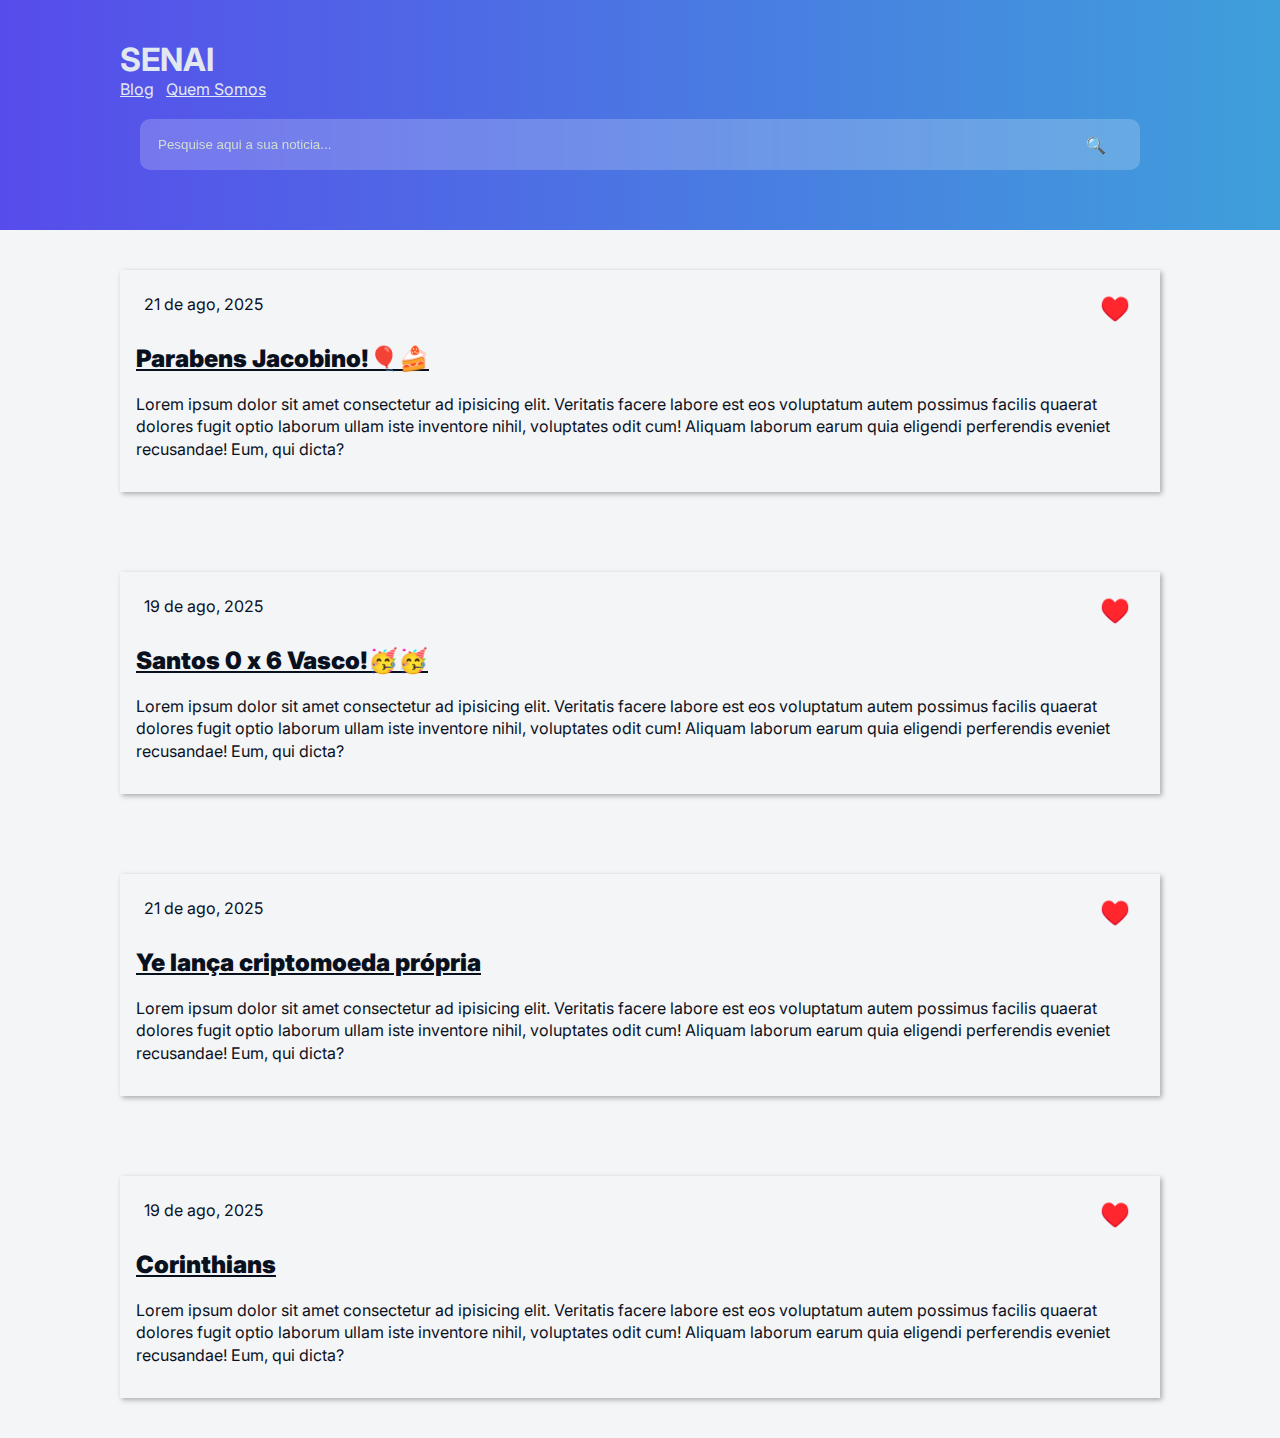
<file: index.html>
<!DOCTYPE html>
<html lang="pt-br">
<head>
    <meta charset="UTF-8">
    <meta name="viewport" content="width=device-width, initial-scale=1.0">
    <title>Blog Senai</title>
    <link rel="stylesheet" href="style.css">
    <link rel="preconnect" href="https://fonts.googleapis.com">
<link rel="preconnect" href="https://fonts.gstatic.com" crossorigin>
<link href="https://fonts.googleapis.com/css2?family=Inter:ital,opsz,wght@0,14..32,100..900;1,14..32,100..900&family=Roboto:ital,wght@0,100..900;1,100..900&display=swap" rel="stylesheet">
</head>
<body> 
    <header>
        <div class="header-content"></div>
        <h1>SENAI</h1>
        <nav>
            <ul>
                <li><a href="#">Blog</a></li>
                <li><a href="#">Quem Somos</a></li>
            </ul>
        </nav>
    </div>
        <div class="search-bar">
            <input type="text" placeholder="Pesquise aqui a sua noticia...">
            <span class="search-icon">🔍</span>
        </div>
    </header>
    <main>
    <section class="articles">
        <article class="article-card">
            <div class="article-header">
                <span class="date">21 de ago, 2025</span>
                <button class="likebutton">♥️</button>
            </div>
            <a href="noticias.html">
                <h2 class="article-title">Parabens Jacobino!🎈🍰</h2>
            </a>
            <p class="article-content">Lorem ipsum dolor sit amet consectetur ad
                ipisicing elit. Veritatis facere labore est eos voluptatum autem possimus facilis quaerat dolores fugit optio laborum ullam iste inventore nihil, 
                voluptates odit cum! Aliquam laborum earum quia eligendi perferendis eveniet recusandae! Eum, qui dicta?</p>
        </article>
    </section>
    </main>
    <main>
        <section class="articles">
            <article class="article-card">
                <div class="article-header">
                    <span class="date">19 de ago, 2025</span>
                    <button class="likebutton">♥️</button>
                </div>
                <a href="noticias.html">
                    <h2 class="article-title">Santos 0 x 6 Vasco!🥳🥳</h2>
                </a>
                <p class="article-content">Lorem ipsum dolor sit amet consectetur ad
                    ipisicing elit. Veritatis facere labore est eos voluptatum autem possimus facilis quaerat dolores fugit optio laborum ullam iste inventore nihil, 
                    voluptates odit cum! Aliquam laborum earum quia eligendi perferendis eveniet recusandae! Eum, qui dicta?</p>
            </article>
        </section>
        </main>
        <main>
            <section class="articles">
                <article class="article-card">
                    <div class="article-header">
                        <span class="date">21 de ago, 2025</span>
                        <button class="likebutton">♥️</button>
                    </div>
                    <a href="noticias2.html">
                        <h2 class="article-title">Ye lança criptomoeda própria</h2>
                    </a>
                    <p class="article-content">Lorem ipsum dolor sit amet consectetur ad
                        ipisicing elit. Veritatis facere labore est eos voluptatum autem possimus facilis quaerat dolores fugit optio laborum ullam iste inventore nihil, 
                        voluptates odit cum! Aliquam laborum earum quia eligendi perferendis eveniet recusandae! Eum, qui dicta?</p>
                </article>
            </section>
            </main>
            <main>
                <section class="articles">
                    <article class="article-card">
                        <div class="article-header">
                            <span class="date">19 de ago, 2025</span>
                            <button class="likebutton">♥️</button>
                        </div>
                        <a href="noticias.html">
                            <h2 class="article-title">Corinthians</h2>
                        </a>
                        <p class="article-content">Lorem ipsum dolor sit amet consectetur ad
                            ipisicing elit. Veritatis facere labore est eos voluptatum autem possimus facilis quaerat dolores fugit optio laborum ullam iste inventore nihil, 
                            voluptates odit cum! Aliquam laborum earum quia eligendi perferendis eveniet recusandae! Eum, qui dicta?</p>
                    </article>
                </section>
                </main>
</body>
</html>
</file>
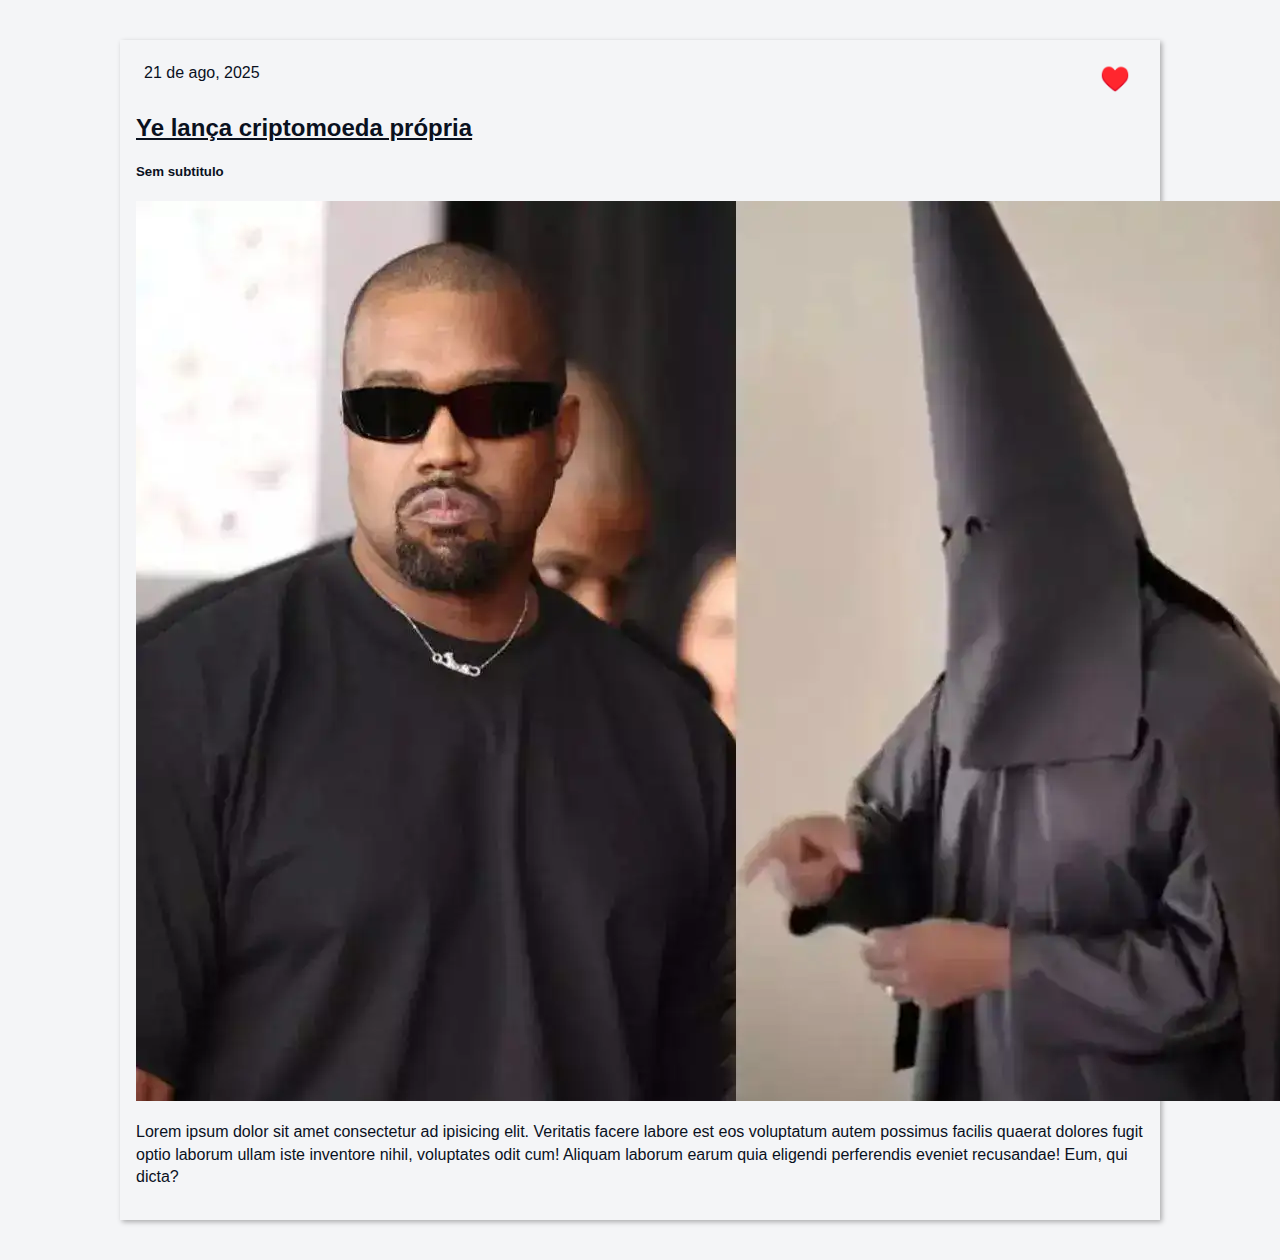
<file: noticias2.html>
<!DOCTYPE html>
<html lang="pt-br">
<head>
    <meta charset="UTF-8">
    <meta name="viewport" content="width=device-width, initial-scale=1.0">
    <title>Blog</title>
    <link rel="stylesheet" href="style.css">
</head>
<body>
    <section class="articles">
        <article class="article-card">
            <div class="article-header">
                <span class="date">21 de ago, 2025</span>
                <button class="likebutton">♥️</button>
            </div>
            <a href="noticias2.html">
                <h2 class="article-title">Ye lança criptomoeda própria</h2>
            </a>
            <h5>Sem subtitulo</h5>
            <img src="img/KKKayne West.webp" alt="">
            <p class="article-content">Lorem ipsum dolor sit amet consectetur ad
                ipisicing elit. Veritatis facere labore est eos voluptatum autem possimus facilis quaerat dolores fugit optio laborum ullam iste inventore nihil, 
                voluptates odit cum! Aliquam laborum earum quia eligendi perferendis eveniet recusandae! Eum, qui dicta?</p>
        </article>
    </section>
</body>
</html>
</file>
<file: style.css>
*{
    box-sizing: border-box;
}

body{
    background-color: #f4f5f7;
    color: #e2e8f0;
    font-family: "Inter", sans-serif;
    margin: 0;
    padding: 0;
}

a{
    color: inherit;
}

ul{
    list-style: none;
    padding: 0;
    margin: 0;
}

header{
    background: #574CEB;
    background: linear-gradient(90deg,rgba(87, 76, 235, 1) 0%, rgba(63, 159, 219, 1) 100%);
    padding: 40px 120px;
}

.header-content{
    display: flex;
    justify-content: space-between;
    align-items: center;
}

h1{
    font-size: 2em;
    margin: 0;
}

header nav ul{
    display: flex;
    gap: 12px;
}

.search-bar{
    display:flex ;
    align-items: center;
    margin: 20px;
    padding: 10px;
    border-radius: 10px;
    background-color: rgba(255, 255, 255, 0.2);
    backdrop-filter: blur(10px);
    color: #0a111e;
}

.search-bar input{
    background-color: transparent;
    border: none;
    width: 95%;
    color: white;
    padding: 8px;
}

.search-bar input::placeholder{
    color: #d1ddd1;
}

.search-bar input::content{
    color: #d1d1d1;
}

.search-bar .search-icon{
    color: #a0aec0;
    padding: 5px;
}

.articles{
    display: flex;
    padding: 40px 120px;
    gap: 40px;
    flex-wrap: wrap;
}

.article-card{
    background-color: #f4f5f7; 
    color: #0a111e;
    box-shadow: 2px 2px 5px rgba(0, 0, 0, 0.3);
    padding: 16px;
    width: 100%;
}

.article-header{
    display: flex;
    justify-content: space-between;
    margin: 8px;
}

.article-title{
    font-weight: 900;
}

.article-content{
    line-height: 1.4;
}

.likebutton{
    background: none;
    border: none;
    font-size: 1.5em;
}

@media (max-width:768px){
    .article-header{
        font-size: 0.8em;
    }
    header, .articles{
        padding: 40px;
    }
}

.A{
    margin-left: 700px;
}
</file>
